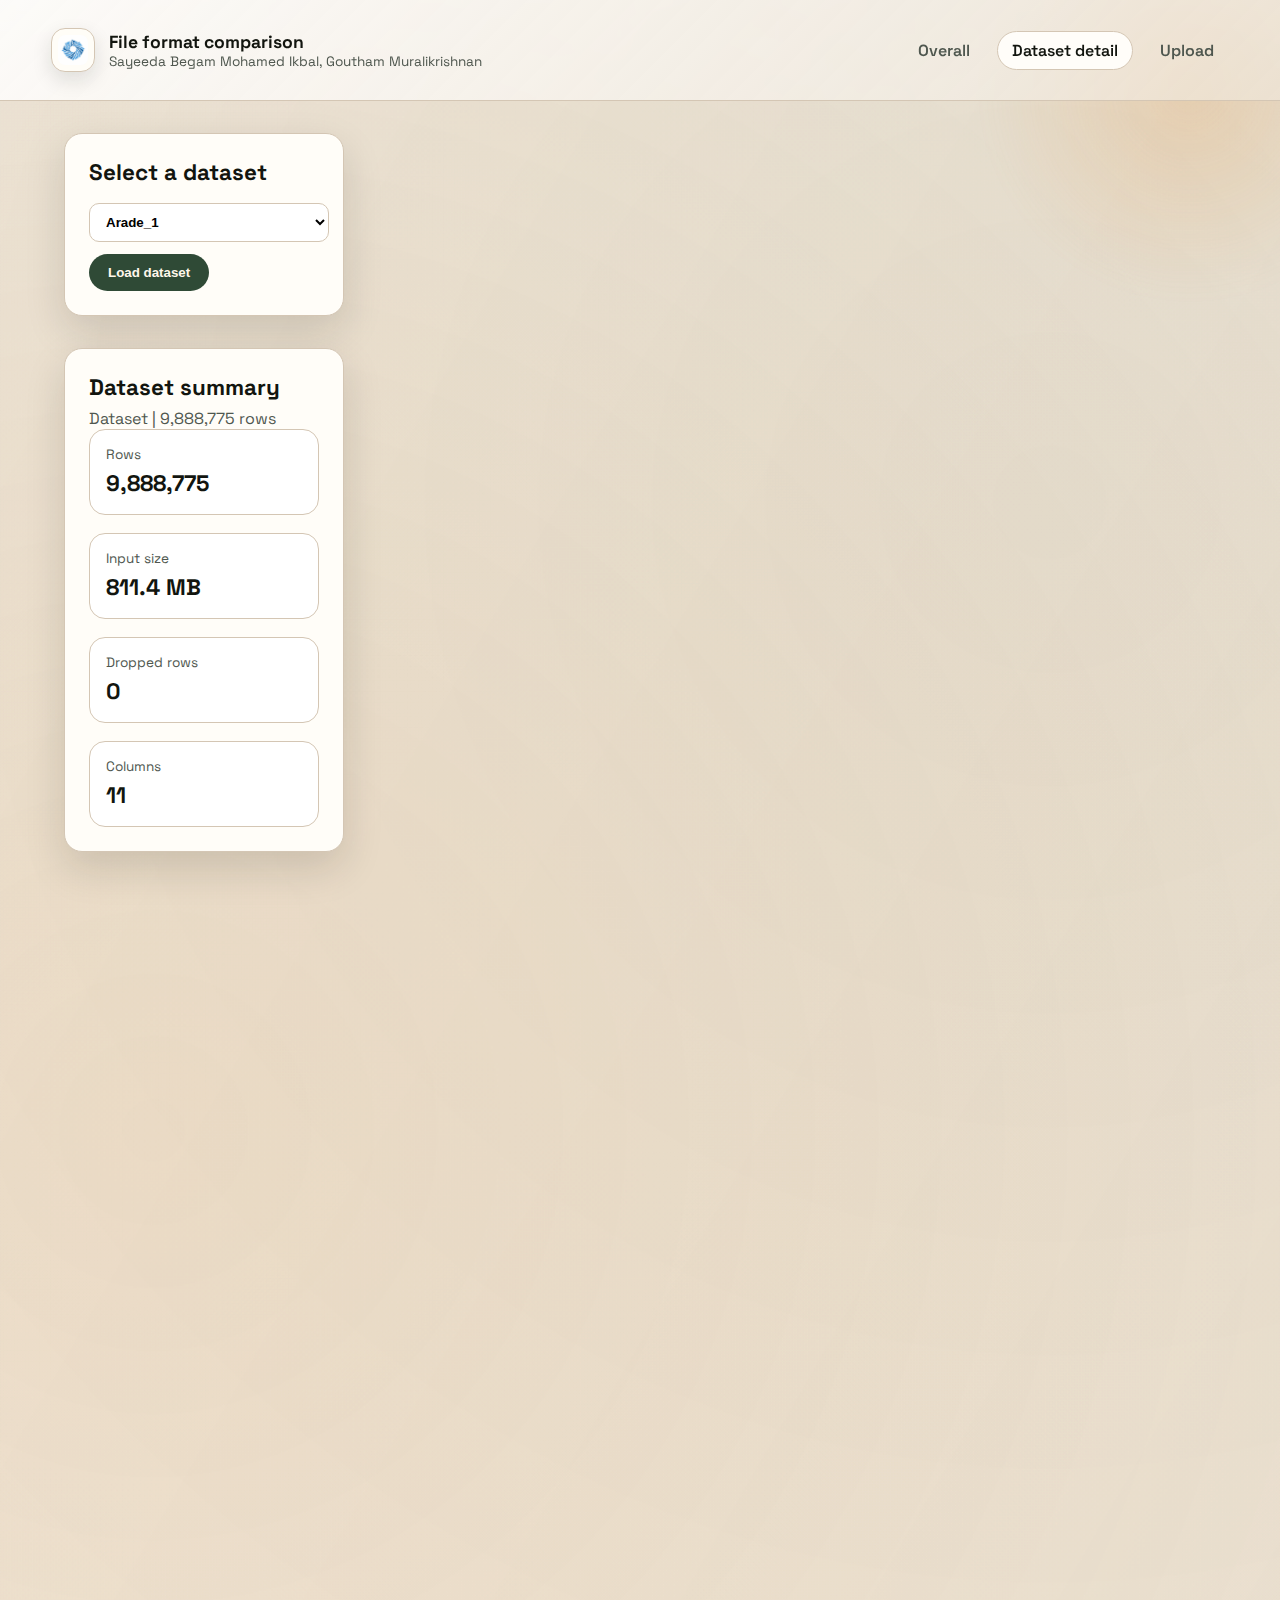
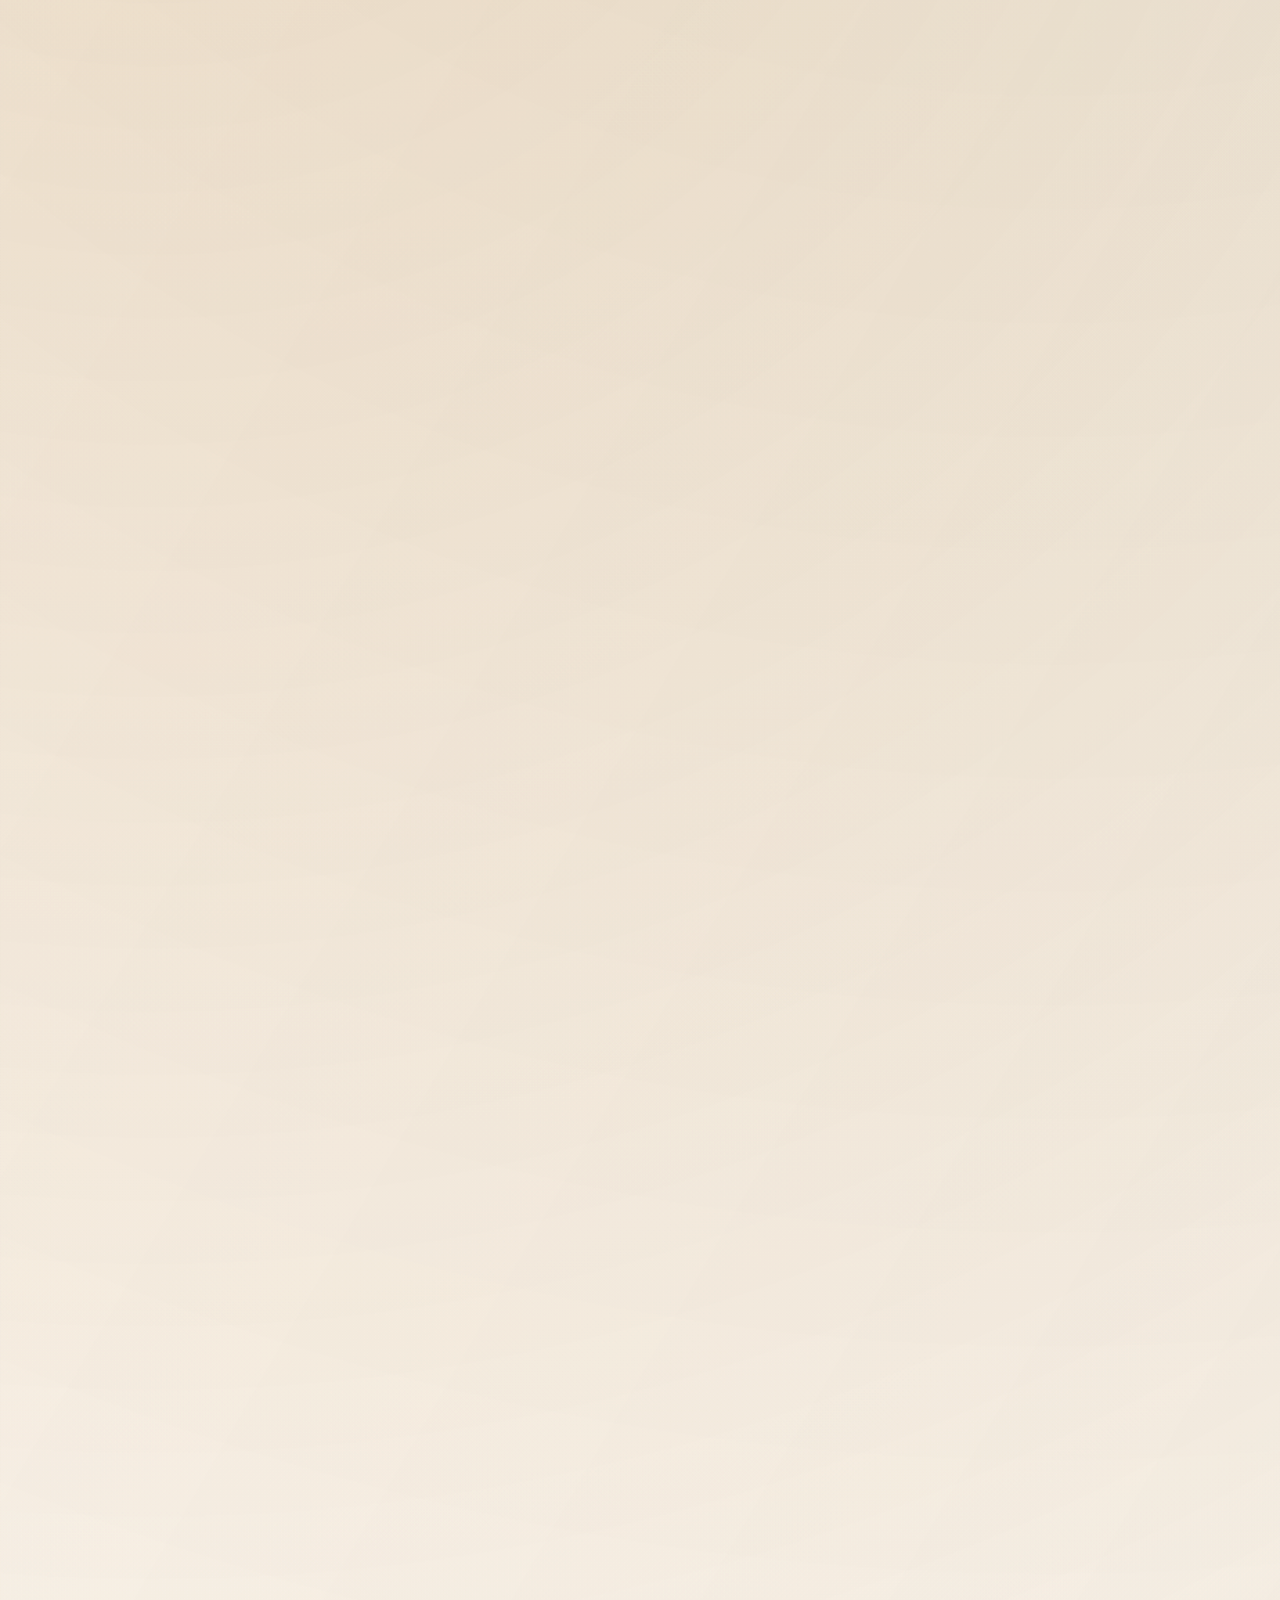
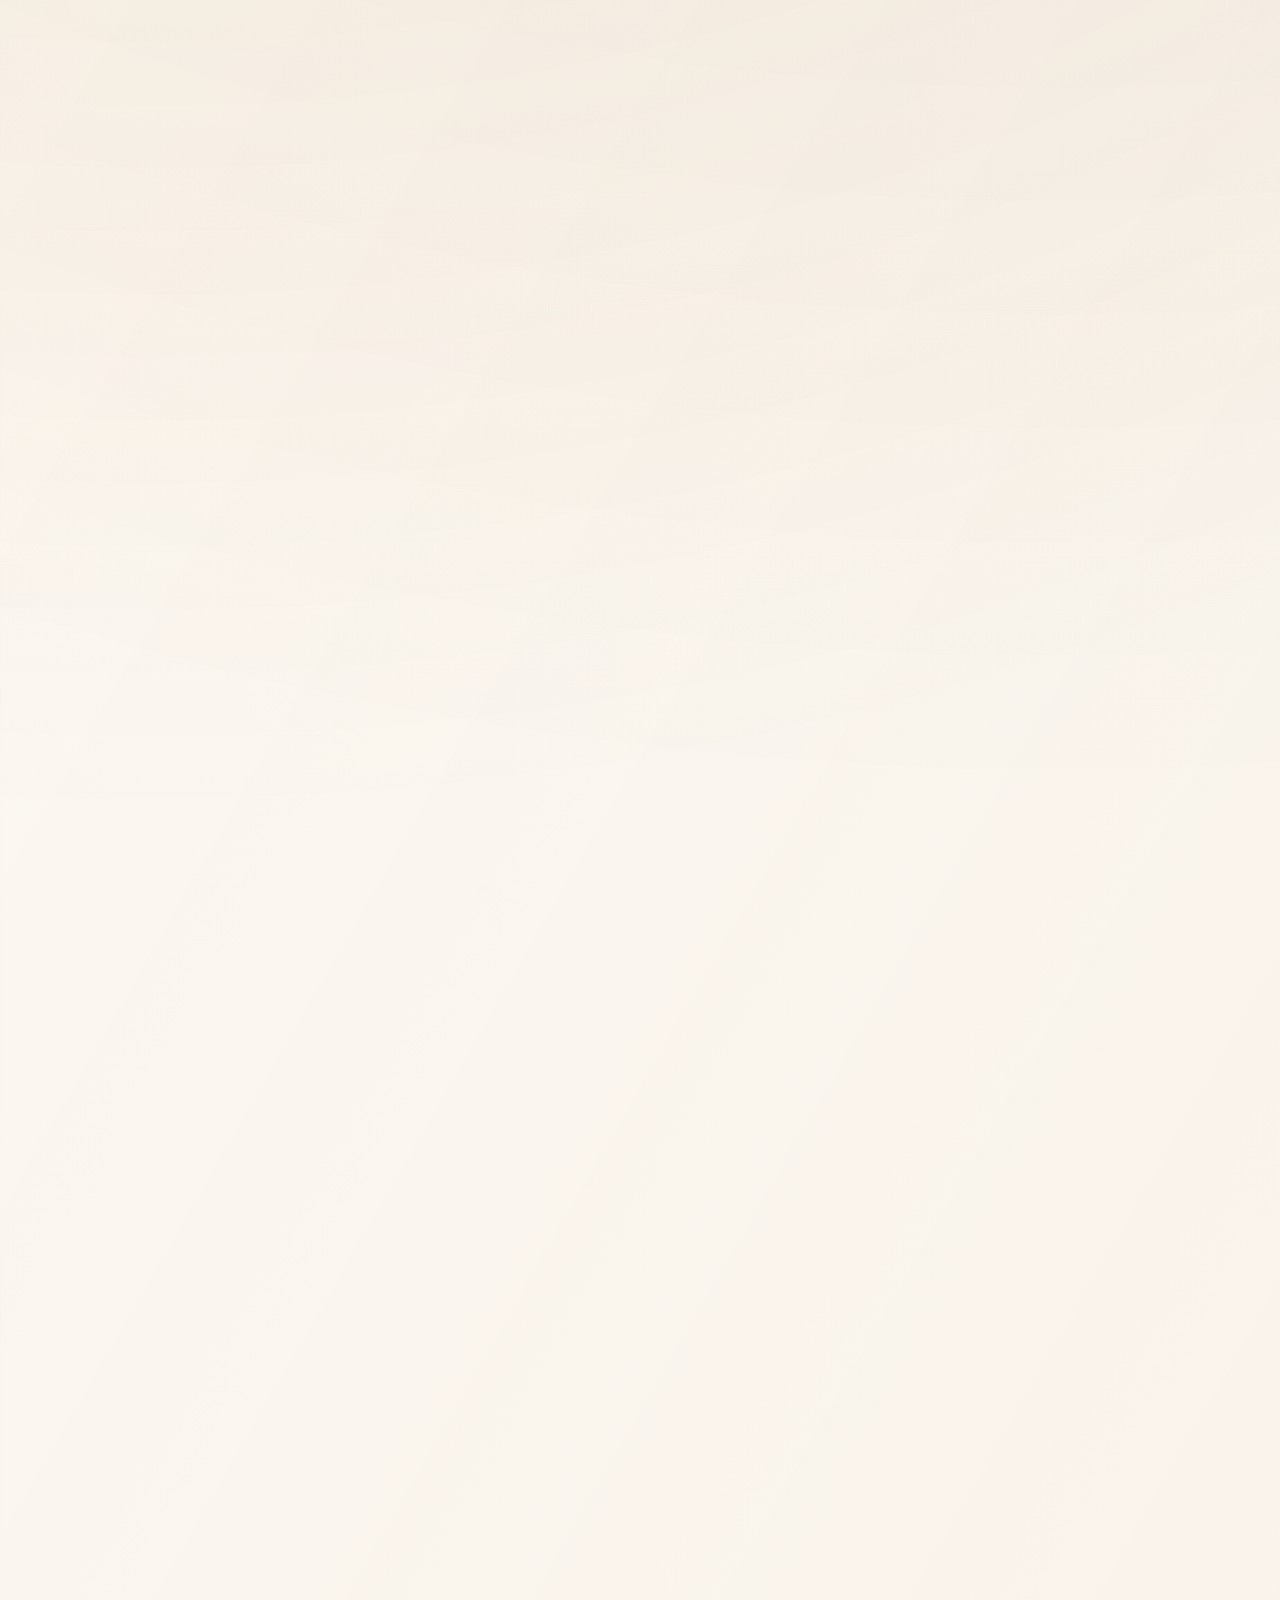
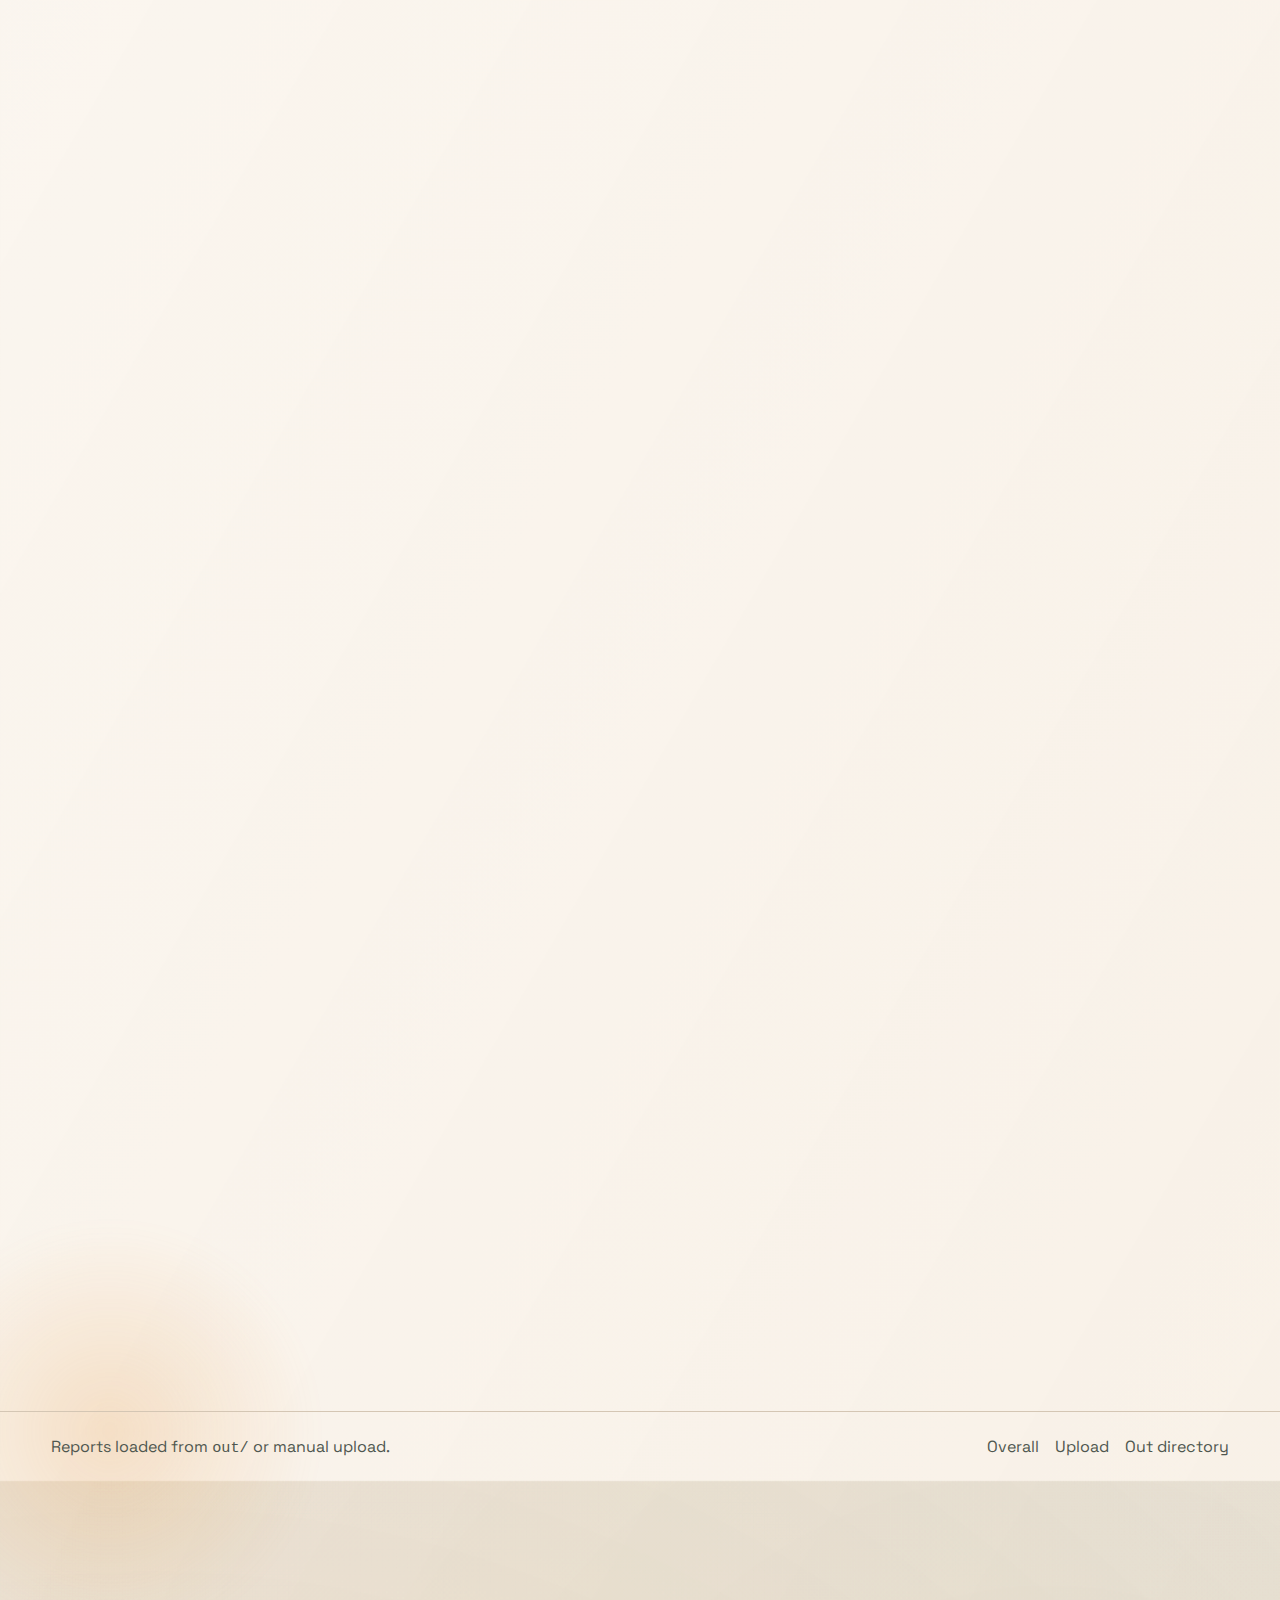
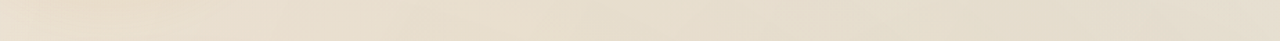
<file: website/dataset.html>
<!doctype html>
<html lang="en">
  <head>
    <meta charset="utf-8" />
    <meta name="viewport" content="width=device-width, initial-scale=1" />
    <title>Parquet vs Vortex - Dataset Detail</title>
    <link rel="stylesheet" href="./styles.css" />
  </head>
  <body>
    <header class="site-header">
      <div class="brand">
        <img src="./logo.png" alt="File format comparison logo" class="brand-logo" />
        <div>
          <div class="brand-title">File format comparison</div>
          <div class="brand-subtitle">Sayeeda Begam Mohamed Ikbal, Goutham Muralikrishnan</div>
        </div>
      </div>
      <nav class="nav">
        <a class="nav-link" href="./index.html">Overall</a>
        <a class="nav-link is-active" href="./dataset.html">Dataset detail</a>
        <a class="nav-link" href="./upload.html">Upload</a>
      </nav>
    </header>

    <main class="page dataset-layout">
      <div class="dataset-main">
        <section class="panel">
          <div class="panel-header">
            <h2>Select a dataset</h2>
          </div>
          <div class="selector-row">
            <select id="dataset-select" class="select"></select>
            <button id="load-dataset" class="button primary">Load dataset</button>
          </div>
        </section>

        <section class="panel" id="dataset-summary">
          <div class="panel-header">
            <h2>Dataset summary</h2>
            <p id="dataset-caption">Load a dataset to see the details.</p>
          </div>
          <div class="stats-grid">
            <div class="stat-card">
              <div class="stat-label">Rows</div>
              <div class="stat-value" id="ds-rows">--</div>
            </div>
            <div class="stat-card">
              <div class="stat-label">Input size</div>
              <div class="stat-value" id="ds-size">--</div>
            </div>
            <div class="stat-card">
              <div class="stat-label">Dropped rows</div>
              <div class="stat-value" id="ds-drop">--</div>
            </div>
            <div class="stat-card">
              <div class="stat-label">Columns</div>
              <div class="stat-value" id="ds-cols">--</div>
            </div>
          </div>
        </section>

        <section class="panel">
          <div class="panel-header">
            <h2>Interactive chart</h2>
            <p>Swap metrics and hover a bar for exact values.</p>
          </div>
          <div class="selector-row">
            <select id="interactive-view" class="select">
              <option value="metric">Format metrics</option>
              <option value="selectivity">Best selectivity column</option>
              <option value="like">LIKE predicates</option>
            </select>
            <select id="dataset-metric" class="select">
              <option value="compression_ratio">Compression ratio</option>
              <option value="output_size">Compressed size</option>
              <option value="write_time">Compression time</option>
              <option value="full_scan">Full scan median</option>
              <option value="selective">Selective predicate median</option>
              <option value="random_access">Random access median</option>
            </select>
          </div>
          <div class="chart-card" id="metric-chart-block">
            <div class="chart-title" id="dataset-chart-title">Compression ratio</div>
            <div id="dataset-chart" class="chart"></div>
            <div class="chart-note">Dot size encodes output size. Time values are shown in ms or s.</div>
          </div>
          <div class="detail-row" id="selectivity-block">
            <div class="detail-card">
              <h3>Best selectivity column</h3>
              <div class="selector-row">
                <select id="selectivity-select" class="select"></select>
              </div>
              <div class="chart-card">
                <div class="chart-title" id="selectivity-title">Best selectivity median (ms)</div>
                <div id="selectivity-note" class="selectivity-note"></div>
                <div id="selectivity-chart" class="chart"></div>
              </div>
            </div>
          </div>
          <div class="detail-row" id="like-block">
            <div class="detail-card">
              <h3>LIKE predicates</h3>
              <div class="selector-row">
                <select id="like-select" class="select"></select>
                <select id="like-column-select" class="select"></select>
                <select id="like-scale" class="select">
                  <option value="capped">Capped scale</option>
                  <option value="log">Log scale</option>
                </select>
              </div>
              <div class="chart-card">
                <div class="chart-title">Pattern type latency</div>
                <div id="like-chart" class="chart"></div>
              </div>
              <div id="like-summary" class="like-summary"></div>
              <div id="like-table" class="like-table"></div>
            </div>
          </div>
        </section>

        <section class="panel">
          <div class="panel-header">
            <h2>3D format view</h2>
            <p>3D line plot across formats for the selected metric.</p>
          </div>
          <div class="chart-card">
            <div class="chart-title">Formats × metric × output size</div>
            <div id="dataset-3d-chart" class="chart"></div>
          </div>
        </section>

        <section class="panel">
          <div class="panel-header">
            <h2>Format performance</h2>
            <p>Compression, compression time, and query medians by format.</p>
            <div class="panel-note">* indicates median. P95 shown when available.</div>
          </div>
          <div id="format-detail-grid" class="format-grid"></div>
        </section>

        <section class="panel" id="diagnostics-panel">
          <div class="panel-header">
            <h2>Diagnostics</h2>
            <p>Cold vs warm timings, baseline comparison, and parquet row-group count.</p>
          </div>
          <div class="detail-row">
            <div class="detail-card">
              <h3>Cold vs warm (full scan)</h3>
              <div class="chart-card">
                <div id="diagnostics-cold-chart" class="chart"></div>
              </div>
            </div>
            <div class="detail-card">
              <h3>Median (full scan) by format</h3>
              <div class="chart-card">
                <div id="diagnostics-baseline-chart" class="chart"></div>
              </div>
            </div>
          </div>
          <div class="table-wrap">
            <table class="preview-table">
              <thead id="diagnostics-head"></thead>
              <tbody id="diagnostics-body"></tbody>
            </table>
          </div>
        </section>

        <section class="panel">
          <div class="panel-header">
            <h2>Dataset details</h2>
            <p>Column mix, NDV ratios, recommendations, encodings, and predicates.</p>
          </div>
          <div class="details-grid">
            <div class="detail-card">
              <h3>Column types</h3>
              <div id="col-type-bars" class="stacked-bar"></div>
              <div id="col-type-legend" class="legend"></div>
            </div>
            <div class="detail-card">
              <h3>NDV ratio by type</h3>
              <div id="ndv-bars" class="mini-bars"></div>
            </div>
            <div class="detail-card">
              <h3>Recommendations</h3>
              <div id="recommendations" class="rec-grid"></div>
            </div>
            <div class="detail-card">
              <h3>Encodings</h3>
              <div class="selector-row">
                <select id="encoding-select" class="select"></select>
              </div>
              <div id="encoding-list" class="encoding-list"></div>
            </div>
          </div>
        </section>

      </div>
    </main>

    <footer class="footer">
      <div>Reports loaded from <code>out/</code> or manual upload.</div>
      <div class="footer-links">
        <a href="./index.html">Overall</a>
        <a href="./upload.html">Upload</a>
        <a href="../out/">Out directory</a>
      </div>
    </footer>

    <script src="https://cdn.plot.ly/plotly-2.30.0.min.js"></script>
    <script src="./dataset.js"></script>
  </body>
</html>
</file>
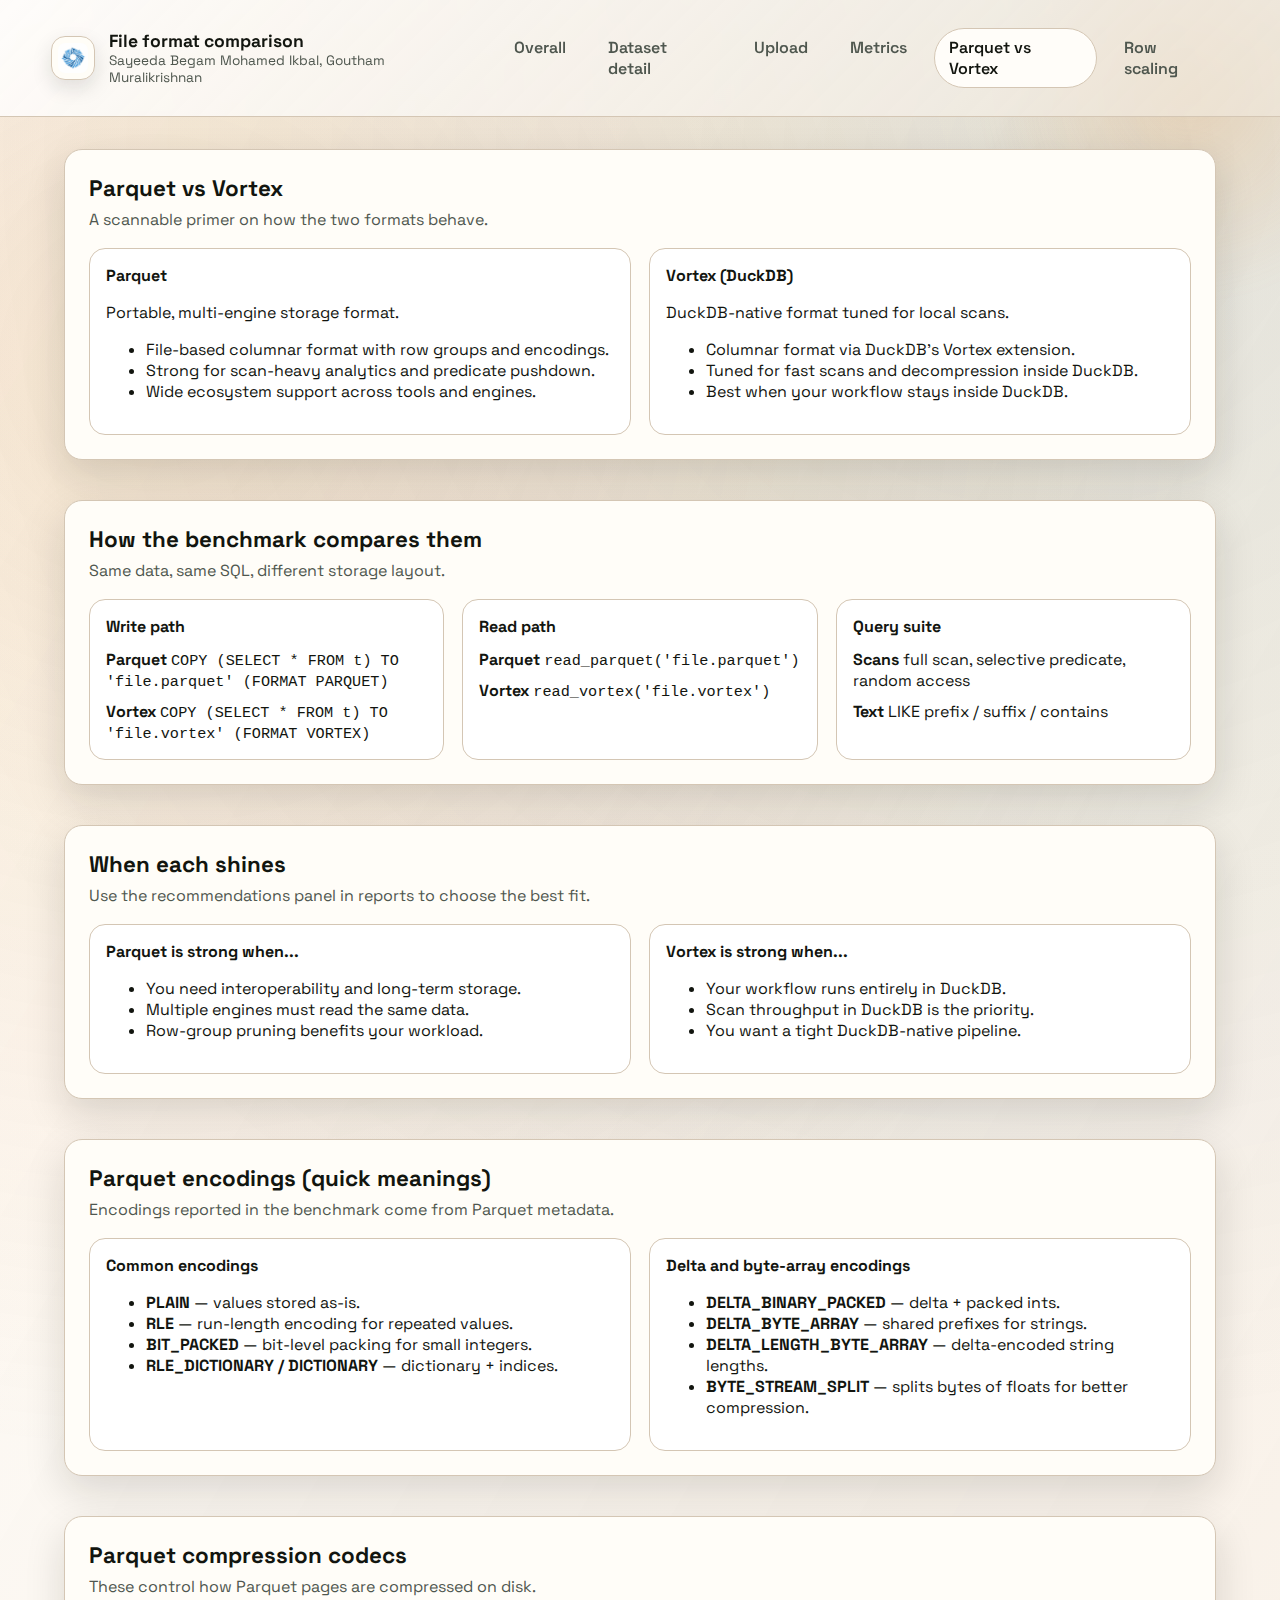
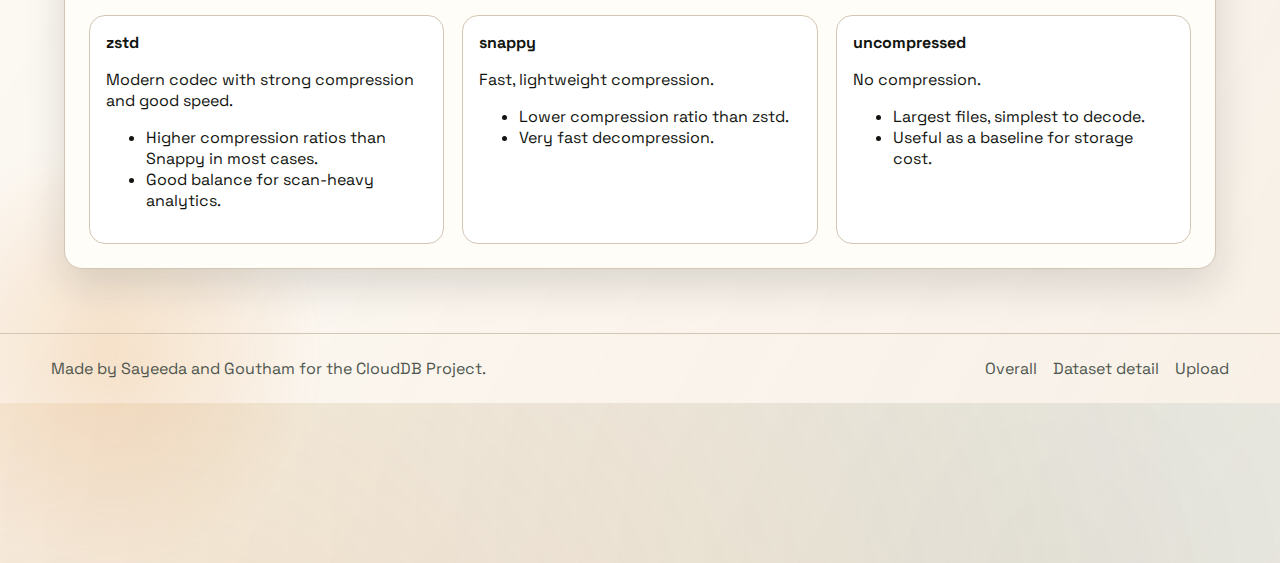
<file: website/formats.html>
<!doctype html>
<html lang="en">
  <head>
    <meta charset="utf-8" />
    <meta name="viewport" content="width=device-width, initial-scale=1" />
    <title>Parquet vs Vortex - Format Primer</title>
    <link rel="stylesheet" href="./styles.css" />
  </head>
  <body>
    <header class="site-header">
      <div class="brand">
        <img src="./logo.png" alt="File format comparison logo" class="brand-logo" />
        <div>
          <div class="brand-title">File format comparison</div>
          <div class="brand-subtitle">Sayeeda Begam Mohamed Ikbal, Goutham Muralikrishnan</div>
        </div>
      </div>
      <nav class="nav">
        <a class="nav-link" href="./index.html">Overall</a>
        <a class="nav-link" href="./dataset.html">Dataset detail</a>
        <a class="nav-link" href="./upload.html">Upload</a>
        <a class="nav-link" href="./metrics.html">Metrics</a>
        <a class="nav-link is-active" href="./formats.html">Parquet vs Vortex</a>
        <a class="nav-link" href="./row-scaling.html">Row scaling</a>
      </nav>
    </header>

    <main class="page">
      <section class="panel">
        <div class="panel-header">
          <h2>Parquet vs Vortex</h2>
          <p>A scannable primer on how the two formats behave.</p>
        </div>
        <div class="detail-row">
          <div class="detail-card">
            <h3>Parquet</h3>
            <p class="panel-note">Portable, multi-engine storage format.</p>
            <ul class="clean-list">
              <li>File-based columnar format with row groups and encodings.</li>
              <li>Strong for scan-heavy analytics and predicate pushdown.</li>
              <li>Wide ecosystem support across tools and engines.</li>
            </ul>
          </div>
          <div class="detail-card">
            <h3>Vortex (DuckDB)</h3>
            <p class="panel-note">DuckDB-native format tuned for local scans.</p>
            <ul class="clean-list">
              <li>Columnar format via DuckDB's Vortex extension.</li>
              <li>Tuned for fast scans and decompression inside DuckDB.</li>
              <li>Best when your workflow stays inside DuckDB.</li>
            </ul>
          </div>
        </div>
      </section>

      <section class="panel">
        <div class="panel-header">
          <h2>How the benchmark compares them</h2>
          <p>Same data, same SQL, different storage layout.</p>
        </div>
        <div class="detail-row">
          <div class="detail-card">
            <h3>Write path</h3>
            <div class="stack">
              <div><strong>Parquet</strong> <code>COPY (SELECT * FROM t) TO 'file.parquet' (FORMAT PARQUET)</code></div>
              <div><strong>Vortex</strong> <code>COPY (SELECT * FROM t) TO 'file.vortex' (FORMAT VORTEX)</code></div>
            </div>
          </div>
          <div class="detail-card">
            <h3>Read path</h3>
            <div class="stack">
              <div><strong>Parquet</strong> <code>read_parquet('file.parquet')</code></div>
              <div><strong>Vortex</strong> <code>read_vortex('file.vortex')</code></div>
            </div>
          </div>
          <div class="detail-card">
            <h3>Query suite</h3>
            <div class="stack">
              <div><strong>Scans</strong> full scan, selective predicate, random access</div>
              <div><strong>Text</strong> LIKE prefix / suffix / contains</div>
            </div>
          </div>
        </div>
      </section>

      <section class="panel">
        <div class="panel-header">
          <h2>When each shines</h2>
          <p>Use the recommendations panel in reports to choose the best fit.</p>
        </div>
        <div class="detail-row">
          <div class="detail-card">
            <h3>Parquet is strong when...</h3>
            <ul class="clean-list">
              <li>You need interoperability and long-term storage.</li>
              <li>Multiple engines must read the same data.</li>
              <li>Row-group pruning benefits your workload.</li>
            </ul>
          </div>
          <div class="detail-card">
            <h3>Vortex is strong when...</h3>
            <ul class="clean-list">
              <li>Your workflow runs entirely in DuckDB.</li>
              <li>Scan throughput in DuckDB is the priority.</li>
              <li>You want a tight DuckDB-native pipeline.</li>
            </ul>
          </div>
        </div>
      </section>

      <section class="panel">
        <div class="panel-header">
          <h2>Parquet encodings (quick meanings)</h2>
          <p>Encodings reported in the benchmark come from Parquet metadata.</p>
        </div>
        <div class="detail-row">
          <div class="detail-card">
            <h3>Common encodings</h3>
            <ul class="clean-list">
              <li><strong>PLAIN</strong> — values stored as-is.</li>
              <li><strong>RLE</strong> — run-length encoding for repeated values.</li>
              <li><strong>BIT_PACKED</strong> — bit-level packing for small integers.</li>
              <li><strong>RLE_DICTIONARY / DICTIONARY</strong> — dictionary + indices.</li>
            </ul>
          </div>
          <div class="detail-card">
            <h3>Delta and byte-array encodings</h3>
            <ul class="clean-list">
              <li><strong>DELTA_BINARY_PACKED</strong> — delta + packed ints.</li>
              <li><strong>DELTA_BYTE_ARRAY</strong> — shared prefixes for strings.</li>
              <li><strong>DELTA_LENGTH_BYTE_ARRAY</strong> — delta-encoded string lengths.</li>
              <li><strong>BYTE_STREAM_SPLIT</strong> — splits bytes of floats for better compression.</li>
            </ul>
          </div>
        </div>
      </section>

      <section class="panel">
        <div class="panel-header">
          <h2>Parquet compression codecs</h2>
          <p>These control how Parquet pages are compressed on disk.</p>
        </div>
        <div class="detail-row">
          <div class="detail-card">
            <h3>zstd</h3>
            <p class="panel-note">Modern codec with strong compression and good speed.</p>
            <ul class="clean-list">
              <li>Higher compression ratios than Snappy in most cases.</li>
              <li>Good balance for scan-heavy analytics.</li>
            </ul>
          </div>
          <div class="detail-card">
            <h3>snappy</h3>
            <p class="panel-note">Fast, lightweight compression.</p>
            <ul class="clean-list">
              <li>Lower compression ratio than zstd.</li>
              <li>Very fast decompression.</li>
            </ul>
          </div>
          <div class="detail-card">
            <h3>uncompressed</h3>
            <p class="panel-note">No compression.</p>
            <ul class="clean-list">
              <li>Largest files, simplest to decode.</li>
              <li>Useful as a baseline for storage cost.</li>
            </ul>
          </div>
        </div>
      </section>
    </main>
    <footer class="footer">
      <div>Made by Sayeeda and Goutham for the CloudDB Project.</div>
      <div class="footer-links">
        <a href="./index.html">Overall</a>
        <a href="./dataset.html">Dataset detail</a>
        <a href="./upload.html">Upload</a>
      </div>
    </footer>
  </body>
</html>
</file>
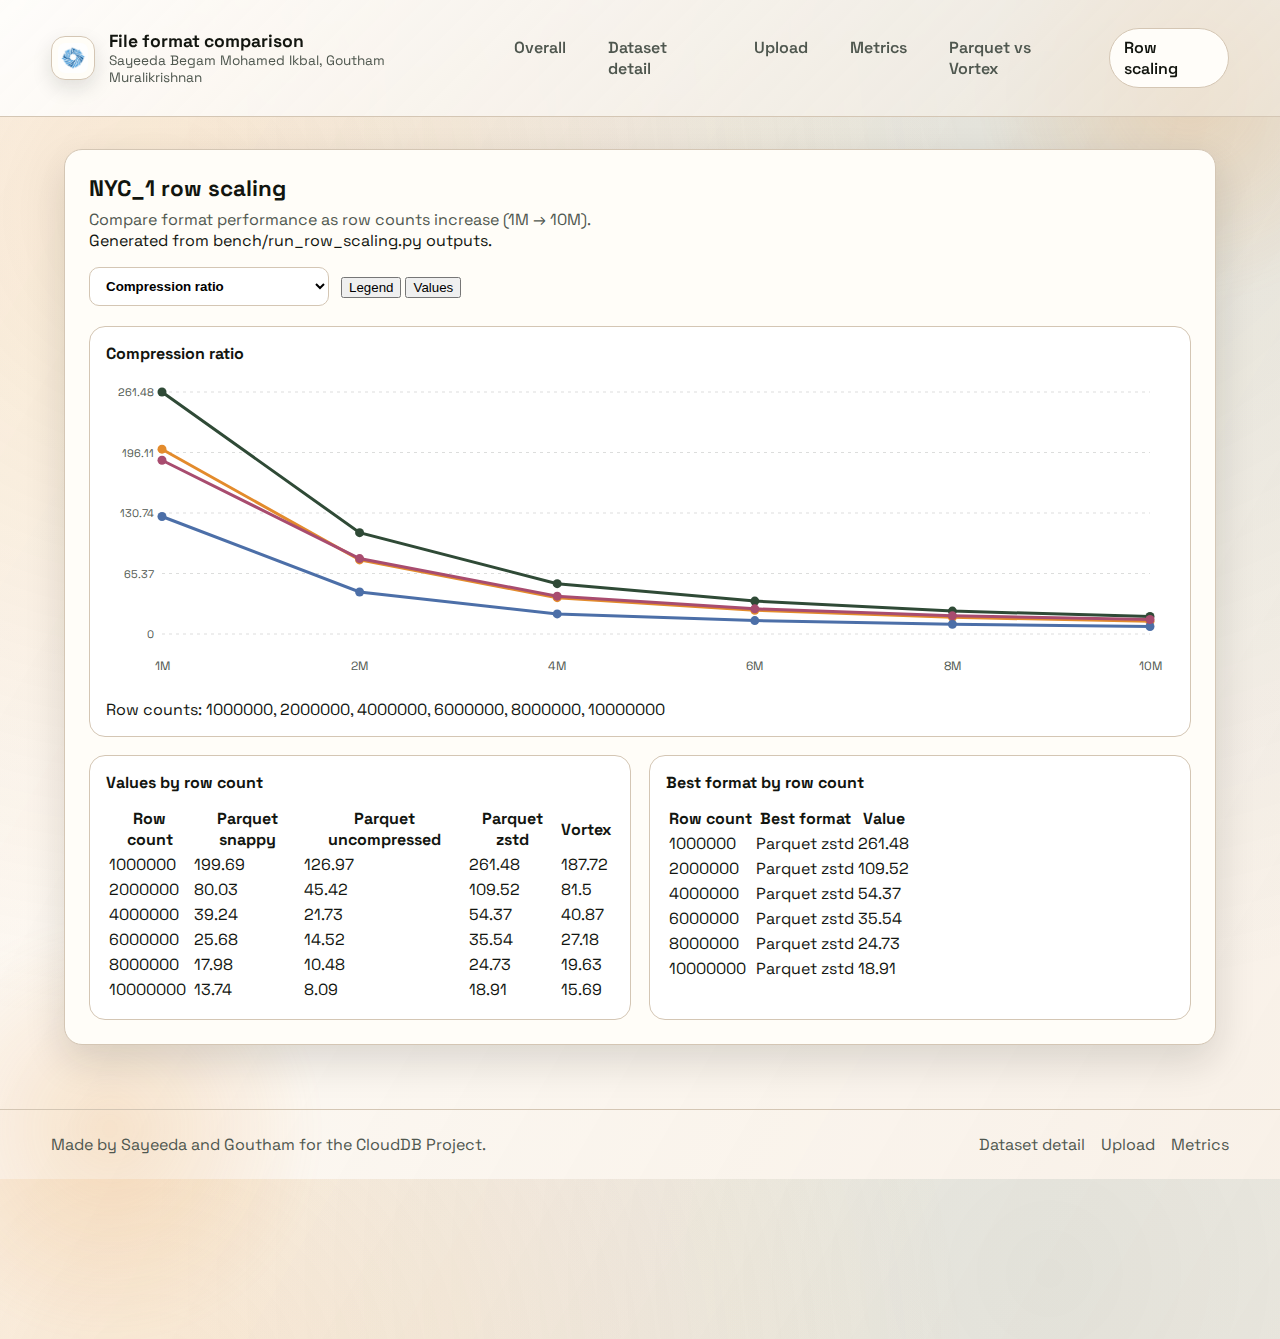
<file: website/row-scaling.html>
<!doctype html>
<html lang="en">
  <head>
    <meta charset="utf-8" />
    <meta name="viewport" content="width=device-width, initial-scale=1" />
    <title>Parquet vs Vortex - NYC Row Scaling</title>
    <link rel="stylesheet" href="./styles.css" />
  </head>
  <body>
    <header class="site-header">
      <div class="brand">
        <img src="./logo.png" alt="File format comparison logo" class="brand-logo" />
        <div>
          <div class="brand-title">File format comparison</div>
          <div class="brand-subtitle">Sayeeda Begam Mohamed Ikbal, Goutham Muralikrishnan</div>
        </div>
      </div>
      <nav class="nav">
        <a class="nav-link" href="./index.html">Overall</a>
        <a class="nav-link" href="./dataset.html">Dataset detail</a>
        <a class="nav-link" href="./upload.html">Upload</a>
        <a class="nav-link" href="./metrics.html">Metrics</a>
        <a class="nav-link" href="./formats.html">Parquet vs Vortex</a>
        <a class="nav-link is-active" href="./row-scaling.html">Row scaling</a>
      </nav>
    </header>

    <main class="page">
      <section class="panel">
        <div class="panel-header">
          <h2>NYC_1 row scaling</h2>
          <p>Compare format performance as row counts increase (1M → 10M).</p>
          <div class="panel-note">Generated from bench/run_row_scaling.py outputs.</div>
        </div>
        <div class="selector-row">
          <select id="scaling-metric" class="select"></select>
          <div class="toggle-group" role="group" aria-label="Chart toggles">
            <button type="button" class="toggle-btn js-toggle-legend">Legend</button>
            <button type="button" class="toggle-btn js-toggle-values">Values</button>
          </div>
        </div>
        <div class="chart-card">
          <div class="chart-title" id="scaling-title">Metric trend</div>
          <div id="scaling-chart" class="chart"></div>
          <div class="chart-note" id="scaling-note"></div>
        </div>
        <div class="detail-row">
          <div class="detail-card">
            <h3>Values by row count</h3>
            <div class="table-wrap">
              <table class="preview-table" id="scaling-values-table">
                <thead id="scaling-values-head"></thead>
                <tbody id="scaling-values-body"></tbody>
              </table>
            </div>
          </div>
          <div class="detail-card">
            <h3>Best format by row count</h3>
            <div class="table-wrap">
              <table class="preview-table" id="scaling-best-table">
                <thead>
                  <tr>
                    <th>Row count</th>
                    <th>Best format</th>
                    <th>Value</th>
                  </tr>
                </thead>
                <tbody id="scaling-best-body"></tbody>
              </table>
            </div>
          </div>
        </div>
      </section>
    </main>

    <footer class="footer">
      <div>Made by Sayeeda and Goutham for the CloudDB Project.</div>
      <div class="footer-links">
        <a href="./dataset.html">Dataset detail</a>
        <a href="./upload.html">Upload</a>
        <a href="./metrics.html">Metrics</a>
      </div>
    </footer>

    <script src="./row-scaling.js"></script>
  </body>
</html>
</file>
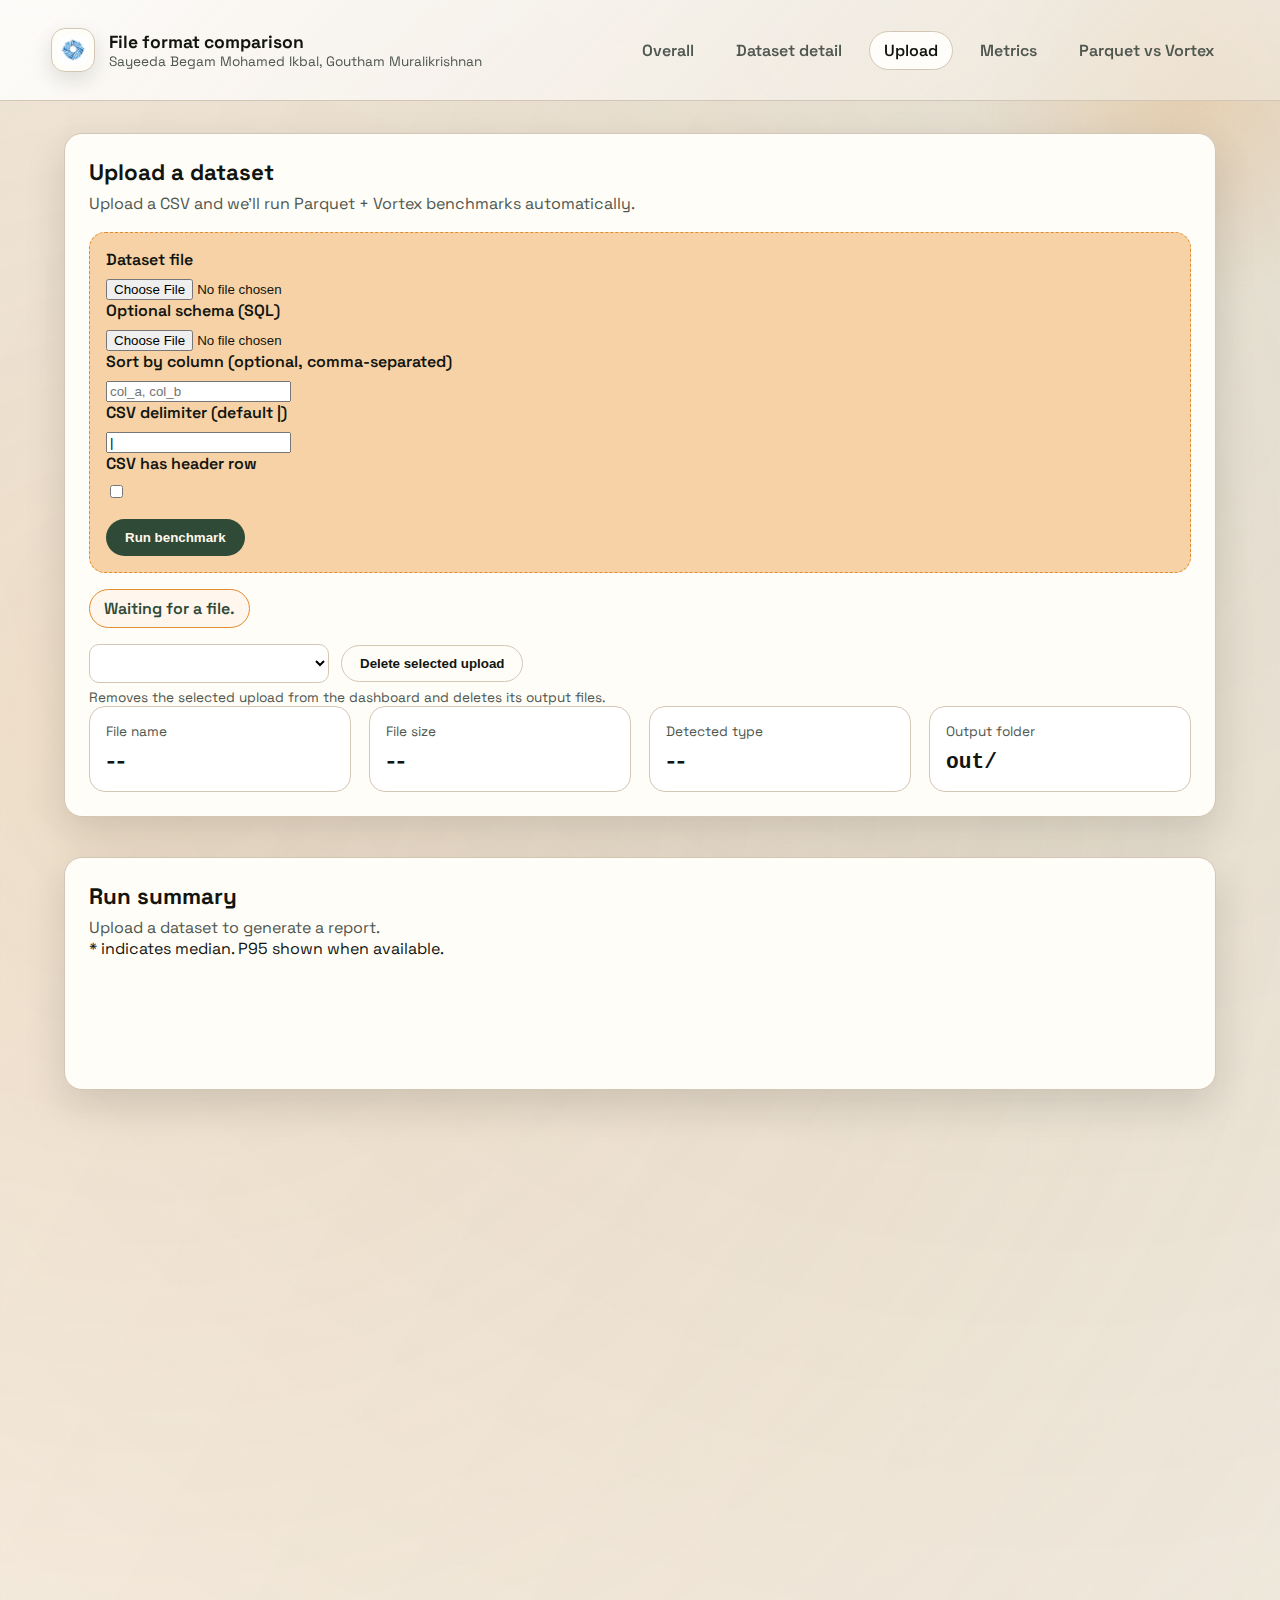
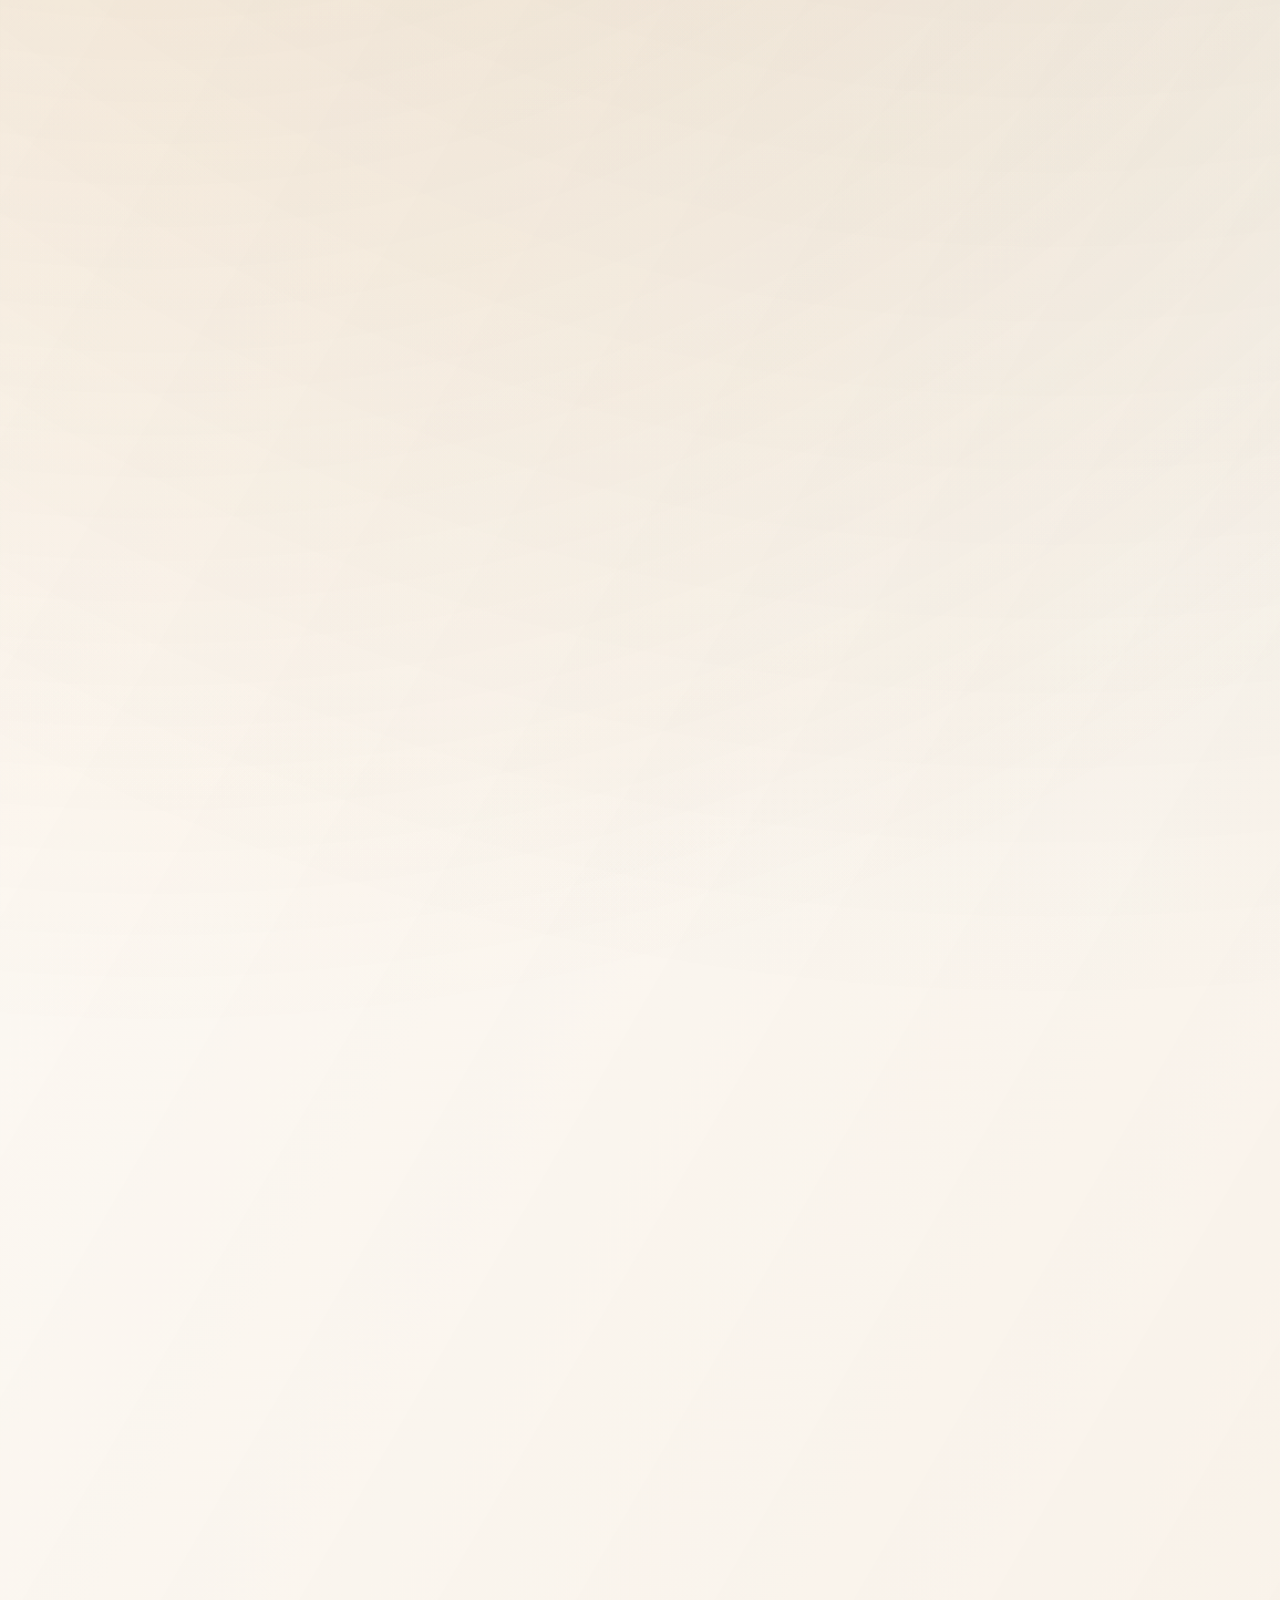
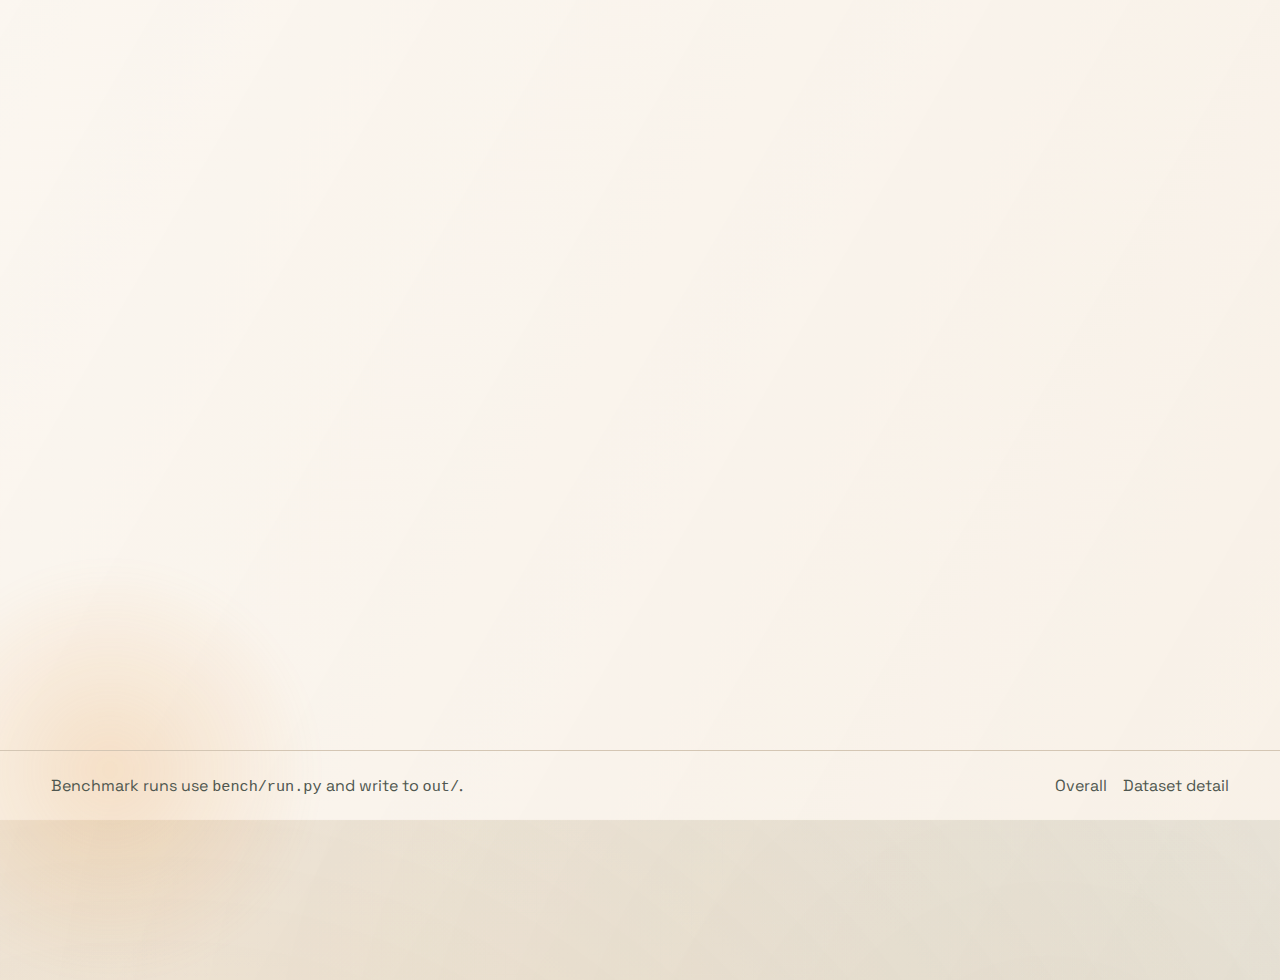
<file: website/upload.html>
<!doctype html>
<html lang="en">
  <head>
    <meta charset="utf-8" />
    <meta name="viewport" content="width=device-width, initial-scale=1" />
    <title>Parquet vs Vortex - Upload Dataset</title>
    <link rel="stylesheet" href="./styles.css" />
  </head>
  <body>
    <header class="site-header">
      <div class="brand">
        <img src="./logo.png" alt="File format comparison logo" class="brand-logo" />
        <div>
          <div class="brand-title">File format comparison</div>
          <div class="brand-subtitle">Sayeeda Begam Mohamed Ikbal, Goutham Muralikrishnan</div>
        </div>
      </div>
      <nav class="nav">
        <a class="nav-link" href="./index.html">Overall</a>
        <a class="nav-link" href="./dataset.html">Dataset detail</a>
        <a class="nav-link is-active" href="./upload.html">Upload</a>
        <a class="nav-link" href="./metrics.html">Metrics</a>
        <a class="nav-link" href="./formats.html">Parquet vs Vortex</a>
      </nav>
    </header>

    <main class="page">
      <section class="panel">
        <div class="panel-header">
          <h2>Upload a dataset</h2>
          <p>Upload a CSV and we'll run Parquet + Vortex benchmarks automatically.</p>
        </div>
        <div class="upload-card">
          <div class="upload-row">
            <label class="upload-label" for="dataset-file">Dataset file</label>
            <input id="dataset-file" type="file" accept=".csv" class="upload-file" />
          </div>
          <div class="upload-row">
            <label class="upload-label" for="schema-file">Optional schema (SQL)</label>
            <input id="schema-file" type="file" accept=".sql" class="upload-file" />
          </div>
          <div class="upload-row">
            <label class="upload-label" for="sort-col">Sort by column (optional, comma-separated)</label>
            <input id="sort-col" type="text" placeholder="col_a, col_b" class="upload-input small" />
          </div>
          <div class="upload-row">
            <label class="upload-label" for="csv-delimiter">CSV delimiter (default |)</label>
            <input id="csv-delimiter" type="text" value="|" maxlength="2" class="upload-input tiny" />
          </div>
          <div class="upload-row">
            <label class="upload-label" for="csv-header">CSV has header row</label>
            <input id="csv-header" type="checkbox" class="upload-checkbox" />
          </div>
          <div class="upload-row full">
            <div class="selector-row">
              <button id="run-benchmark" class="button primary" type="button">Run benchmark</button>
            </div>
          </div>
        </div>
        <div class="selector-row">
          <div id="run-status" class="status-pill">Waiting for a file.</div>
        </div>
        <pre id="run-error" class="error-box" hidden></pre>
        <div class="selector-row">
          <select id="delete-dataset" class="select"></select>
          <button id="delete-button" class="button ghost" type="button">Delete selected upload</button>
        </div>
        <div class="upload-hint">
          Removes the selected upload from the dashboard and deletes its output files.
        </div>

        <div class="stats-grid">
          <div class="stat-card">
            <div class="stat-label">File name</div>
            <div class="stat-value" id="file-name">--</div>
          </div>
          <div class="stat-card">
            <div class="stat-label">File size</div>
            <div class="stat-value" id="file-size">--</div>
          </div>
          <div class="stat-card">
            <div class="stat-label">Detected type</div>
            <div class="stat-value" id="file-type">--</div>
          </div>
          <div class="stat-card">
            <div class="stat-label">Output folder</div>
            <div class="stat-value"><code>out/</code></div>
          </div>
        </div>

      </section>

      <section class="panel" id="run-summary">
        <div class="panel-header">
          <h2>Run summary</h2>
          <p id="run-caption">Upload a dataset to generate a report.</p>
          <div class="panel-note">* indicates median. P95 shown when available.</div>
        </div>
        <div class="stats-grid">
          <div class="stat-card">
            <div class="stat-label">Rows</div>
            <div class="stat-value" id="run-rows">--</div>
          </div>
          <div class="stat-card">
            <div class="stat-label">Input size</div>
            <div class="stat-value" id="run-size">--</div>
          </div>
          <div class="stat-card">
            <div class="stat-label">Dropped rows</div>
            <div class="stat-value" id="run-drop">--</div>
          </div>
          <div class="stat-card">
            <div class="stat-label">Columns</div>
            <div class="stat-value" id="run-cols">--</div>
          </div>
        </div>
        <div id="report-output" class="format-grid"></div>
      </section>

      <section class="panel" id="diagnostics-panel">
        <div class="panel-header">
          <h2>Diagnostics</h2>
          <p>Cold vs warm timings, baseline comparison, and parquet row-group count.</p>
        </div>
        <div class="detail-row">
          <div class="detail-card">
            <h3>Cold vs warm (full scan)</h3>
            <div class="chart-card">
              <div id="diagnostics-cold-chart" class="chart"></div>
            </div>
          </div>
          <div class="detail-card">
            <h3>Median (full scan) by format</h3>
            <div class="chart-card">
              <div id="diagnostics-baseline-chart" class="chart"></div>
            </div>
          </div>
        </div>
        <div class="table-wrap">
          <table class="preview-table">
            <thead id="diagnostics-head"></thead>
            <tbody id="diagnostics-body"></tbody>
          </table>
        </div>
      </section>

      <section class="panel">
        <div class="panel-header">
          <h2>Data preview</h2>
          <p>First 10 rows from the uploaded file.</p>
        </div>
        <div class="table-wrap">
          <table class="preview-table">
            <thead id="preview-head"></thead>
            <tbody id="preview-body"></tbody>
          </table>
        </div>
      </section>

      <section class="panel">
        <div class="panel-header">
          <h2>Custom query timing</h2>
          <p>Run a SQL query against the uploaded dataset and see the timing.</p>
        </div>
        <div class="query-card">
          <label class="upload-label" for="custom-sql">SQL (table is <code>data</code>)</label>
          <textarea id="custom-sql" class="query-input" rows="5">SELECT COUNT(*) FROM data;</textarea>
          <div class="selector-row">
            <label class="inline-label">Runs
              <input id="custom-repeats" type="number" min="1" max="25" value="5" />
            </label>
            <label class="inline-label">Warmup
              <input id="custom-warmup" type="number" min="0" max="5" value="1" />
            </label>
            <button id="custom-run" class="button">Run query</button>
          </div>
          <div id="custom-result" class="query-result">No query run yet.</div>
        </div>
      </section>

      <section class="panel">
        <div class="panel-header">
          <h2>Interactive chart</h2>
          <p>Pick a metric and compare formats.</p>
        </div>
        <div class="selector-row">
          <select id="upload-metric" class="select">
            <option value="compression_ratio">Compression ratio</option>
            <option value="output_size">Compressed size</option>
            <option value="write_time">Compression time</option>
            <option value="compression_speed">Compression speed</option>
            <option value="decompression_time">Decompression time</option>
            <option value="decompression_speed">Decompression speed</option>
            <option value="full_scan">Full scan median</option>
            <option value="selective">Selective predicate median</option>
            <option value="random_access">Random access median</option>
          </select>
          <div class="toggle-group" id="upload-chart-toggle" role="group" aria-label="Chart type">
            <button type="button" class="toggle-btn is-active" data-mode="line">Line</button>
            <button type="button" class="toggle-btn" data-mode="bar">Bar</button>
          </div>
        </div>
        <div class="chart-card">
          <div class="chart-title" id="upload-chart-title">Compression ratio</div>
          <div id="upload-chart" class="chart"></div>
          <div class="chart-note">Dot size encodes output size. Time values are shown in ms or s.</div>
        </div>
      </section>

      <section class="panel">
        <div class="panel-header">
          <h2>Advanced insights</h2>
          <p>Selectivity curves, encodings, and LIKE predicates (when available).</p>
        </div>
        <div class="detail-row">
          <div class="detail-card">
            <h3>Best selectivity column</h3>
            <div class="selector-row">
              <select id="upload-selectivity-select" class="select"></select>
            </div>
            <div class="chart-card">
              <div class="chart-title" id="upload-selectivity-title">Selectivity curves</div>
              <div id="upload-selectivity-chart" class="chart"></div>
            </div>
          </div>
          <div class="detail-card">
            <h3>LIKE predicates</h3>
            <div class="selector-row">
              <select id="upload-like-select" class="select"></select>
              <select id="upload-like-column-select" class="select"></select>
              <select id="upload-like-scale" class="select">
                <option value="capped">Capped scale</option>
                <option value="log">Log scale</option>
              </select>
            </div>
            <div class="chart-card">
              <div class="chart-title">Pattern type latency</div>
              <div id="upload-like-chart" class="chart"></div>
            </div>
            <div id="upload-like-summary" class="like-summary"></div>
          </div>
        </div>
        <div class="detail-row">
          <div class="detail-card">
            <h3>Encodings</h3>
            <div class="selector-row">
              <select id="upload-encoding-select" class="select"></select>
            </div>
            <div id="upload-encoding-list" class="encoding-list"></div>
          </div>
        </div>
      </section>

      <section class="panel">
        <div class="panel-header">
          <h2>Generated plots</h2>
          <p>Select a plot and click to open fullscreen.</p>
        </div>
        <div class="selector-row">
          <select id="plot-select" class="select"></select>
        </div>
        <div class="plot-viewer">
          <img id="plot-preview" alt="Plot preview" />
        </div>
      </section>

      <div id="plot-modal" class="modal" hidden>
        <div class="modal-backdrop"></div>
        <div class="modal-content">
          <button id="plot-exit" class="button ghost">Exit</button>
          <img id="plot-full" alt="Plot fullscreen" />
        </div>
      </div>
    </main>

    <footer class="footer">
      <div>Benchmark runs use <code>bench/run.py</code> and write to <code>out/</code>.</div>
      <div class="footer-links">
        <a href="./index.html">Overall</a>
        <a href="./dataset.html">Dataset detail</a>
      </div>
    </footer>

    <script src="./upload.js"></script>
  </body>
</html>
</file>
<file: website/styles.css>
@import url("https://fonts.googleapis.com/css2?family=Space+Grotesk:wght@400;500;600;700&family=Spectral:wght@400;600&display=swap");

:root {
  color-scheme: light;
  --ink: #12150f;
  --muted: #4f574f;
  --surface: #f8f4ee;
  --surface-strong: #efe7db;
  --accent: #e38b2c;
  --accent-strong: #c45d17;
  --accent-soft: #f6d2a6;
  --forest: #2f4a36;
  --forest-soft: #395f45;
  --line: #d4c6b4;
  --shadow: 0 16px 40px rgba(18, 21, 15, 0.14);
  --radius: 18px;
}

* {
  box-sizing: border-box;
}

body {
  margin: 0;
  font-family: "Space Grotesk", "Segoe UI", sans-serif;
  color: var(--ink);
  background-color: #fbf6ee;
  background-image:
    radial-gradient(circle at 12% 18%, rgba(227, 139, 44, 0.18), transparent 55%),
    radial-gradient(circle at 82% 8%, rgba(47, 74, 54, 0.12), transparent 60%),
    linear-gradient(120deg, rgba(255, 255, 255, 0.6), rgba(247, 239, 229, 0.7));
  min-height: 100vh;
  position: relative;
  overflow-x: hidden;
}

body::before,
body::after {
  content: "";
  position: absolute;
  width: 420px;
  height: 420px;
  border-radius: 50%;
  background: radial-gradient(circle, rgba(227, 139, 44, 0.2), transparent 70%);
  filter: blur(10px);
  z-index: -1;
  animation: drift 18s ease-in-out infinite;
}

body::before {
  top: -120px;
  right: -120px;
}

body::after {
  bottom: -160px;
  left: -100px;
  animation-delay: -6s;
}

@keyframes drift {
  0%,
  100% {
    transform: translateY(0) translateX(0);
  }
  50% {
    transform: translateY(20px) translateX(-30px);
  }
}

a {
  color: inherit;
  text-decoration: none;
}

code {
  font-family: "JetBrains Mono", "Consolas", monospace;
  font-size: 0.95em;
}

.site-header {
  display: flex;
  align-items: center;
  justify-content: space-between;
  padding: 28px clamp(20px, 4vw, 64px);
  gap: 20px;
  border-bottom: 1px solid var(--line);
  background: linear-gradient(135deg, rgba(255, 255, 255, 0.85), rgba(240, 232, 220, 0.65));
  position: sticky;
  top: 0;
  z-index: 10;
  backdrop-filter: blur(6px);
}

.brand {
  display: flex;
  align-items: center;
  gap: 14px;
}

.brand-logo {
  width: 44px;
  height: 44px;
  border-radius: 14px;
  background: #fffdf7;
  border: 1px solid var(--line);
  padding: 6px;
  object-fit: contain;
  box-shadow: 0 8px 20px rgba(18, 21, 15, 0.12);
}

.brand-title {
  font-weight: 700;
  font-size: 1.1rem;
}

.brand-subtitle {
  font-size: 0.85rem;
  color: var(--muted);
}

.nav {
  display: flex;
  gap: 12px;
}

.nav-link {
  padding: 8px 14px;
  border-radius: 999px;
  border: 1px solid transparent;
  font-weight: 600;
  color: var(--muted);
}

.nav-link.is-active,
.nav-link:hover {
  color: var(--ink);
  border-color: var(--line);
  background: #fffdf9;
}

.page {
  padding: 32px clamp(20px, 5vw, 80px) 64px;
  display: flex;
  flex-direction: column;
  gap: 40px;
}

.dataset-layout {
  display: grid;
  grid-template-columns: minmax(220px, 280px) minmax(0, 1fr);
  gap: 24px;
  align-items: start;
}

.sidebar {
  position: sticky;
  top: 110px;
  align-self: start;
  background: #fff;
  border-radius: 18px;
  border: 1px solid var(--line);
  padding: 18px;
  box-shadow: var(--shadow);
  max-height: calc(100vh - 140px);
  overflow: hidden;
  display: flex;
  flex-direction: column;
  gap: 12px;
}

.sidebar-header {
  display: flex;
  flex-direction: column;
  gap: 10px;
}

.sidebar-title {
  font-weight: 700;
  font-size: 1rem;
}

.search {
  padding: 10px 12px;
  border-radius: 12px;
  border: 1px solid var(--line);
  background: #fefaf4;
  font-weight: 600;
}

.sidebar-list {
  overflow-y: auto;
  display: grid;
  gap: 10px;
  padding-right: 4px;
}

.sidebar-item {
  padding: 10px 12px;
  border-radius: 12px;
  border: 1px solid transparent;
  background: var(--surface);
  color: var(--ink);
  font-weight: 600;
  display: flex;
  justify-content: space-between;
  gap: 10px;
}

.sidebar-item span {
  color: var(--muted);
  font-weight: 500;
  font-size: 0.85rem;
}

.sidebar-item.is-active,
.sidebar-item:hover {
  border-color: var(--accent);
  background: #fff7ee;
}

.dataset-main {
  display: flex;
  flex-direction: column;
  gap: 32px;
}

.details-grid {
  display: grid;
  grid-template-columns: repeat(auto-fit, minmax(260px, 1fr));
  gap: 18px;
  margin-top: 20px;
}

.detail-row {
  display: grid;
  grid-template-columns: repeat(auto-fit, minmax(280px, 1fr));
  gap: 18px;
  margin-top: 18px;
}

.detail-card {
  background: #fff;
  border: 1px solid var(--line);
  border-radius: 16px;
  padding: 16px;
}

.detail-card h3 {
  margin: 0 0 12px;
  font-size: 1rem;
}

.stacked-bar {
  display: flex;
  height: 12px;
  border-radius: 999px;
  overflow: hidden;
  background: #efe7db;
  border: 1px solid var(--line);
}

.stacked-segment {
  height: 100%;
}

.legend {
  display: flex;
  flex-wrap: wrap;
  gap: 8px 12px;
  margin-top: 10px;
  font-size: 0.8rem;
  color: var(--muted);
}

.legend-item {
  display: inline-flex;
  align-items: center;
  gap: 6px;
}

.legend-dot {
  width: 10px;
  height: 10px;
  border-radius: 50%;
  display: inline-block;
}

.mini-bars {
  display: grid;
  gap: 10px;
}

.mini-bar-row {
  display: grid;
  grid-template-columns: 80px 1fr 60px;
  gap: 10px;
  align-items: center;
  font-size: 0.85rem;
}

.mini-bar-track {
  height: 8px;
  background: #efe7db;
  border-radius: 999px;
  overflow: hidden;
}

.mini-bar-fill {
  height: 100%;
  background: var(--forest);
}

.rec-grid {
  display: grid;
  gap: 10px;
}

.rec-card {
  padding: 10px 12px;
  border-radius: 12px;
  border: 1px solid var(--line);
  background: #fff7ee;
  display: flex;
  justify-content: space-between;
  font-size: 0.85rem;
}

.rec-card.is-selected {
  background: #1f7a3a;
  color: #f2fff6;
  border-color: #1f7a3a;
}

.rec-label {
  font-weight: 600;
}

.rec-value {
  font-weight: 700;
}

.encoding-list {
  display: grid;
  gap: 12px;
  font-size: 0.85rem;
}

.encoding-group {
  border-radius: 12px;
  border: 1px dashed var(--line);
  padding: 10px 12px;
  background: #fffaf3;
}

.encoding-title {
  font-weight: 700;
  margin-bottom: 6px;
}

.encoding-body {
  color: var(--muted);
  line-height: 1.5;
}

.encoding-more {
  margin-top: 6px;
  font-weight: 600;
  color: var(--forest);
  background: none;
  border: none;
  padding: 0;
  cursor: pointer;
}

.selectivity-note {
  font-size: 0.8rem;
  color: var(--muted);
  margin-bottom: 10px;
}

.like-summary {
  display: grid;
  gap: 12px;
}

.like-card {
  border-radius: 12px;
  border: 1px solid var(--line);
  padding: 10px 12px;
  background: #fff;
}

.like-title {
  font-weight: 700;
  margin-bottom: 6px;
}

.like-row {
  display: flex;
  justify-content: space-between;
  font-size: 0.85rem;
  color: var(--muted);
  padding: 4px 0;
}

.like-note {
  font-size: 0.85rem;
  color: var(--muted);
}

.like-table {
  display: grid;
  gap: 12px;
  margin-top: 12px;
}

.like-table-section {
  border-radius: 12px;
  border: 1px dashed var(--line);
  padding: 10px 12px;
  background: #fffaf3;
}

.like-table-row {
  display: flex;
  justify-content: space-between;
  gap: 10px;
  font-size: 0.8rem;
  color: var(--muted);
  padding: 4px 0;
}

.hero {
  display: grid;
  grid-template-columns: minmax(0, 1.4fr) minmax(0, 1fr);
  gap: 32px;
  align-items: center;
  padding: 28px;
  border-radius: var(--radius);
  background: linear-gradient(135deg, rgba(47, 74, 54, 0.08), rgba(227, 139, 44, 0.14));
  box-shadow: var(--shadow);
}

.hero h1 {
  font-family: "Spectral", serif;
  font-size: clamp(2rem, 3vw, 3rem);
  margin: 8px 0 16px;
}

.eyebrow {
  text-transform: uppercase;
  letter-spacing: 0.2em;
  font-size: 0.7rem;
  color: var(--forest-soft);
  margin: 0;
}

.lede {
  color: var(--muted);
  line-height: 1.6;
}

.hero-actions {
  display: flex;
  gap: 12px;
  margin-top: 18px;
  flex-wrap: wrap;
}

.button {
  padding: 10px 18px;
  border-radius: 999px;
  border: 1px solid var(--line);
  font-weight: 600;
  background: #fff;
  color: var(--ink);
  cursor: pointer;
  transition: transform 0.2s ease, box-shadow 0.2s ease;
}

.button:hover {
  transform: translateY(-2px);
  box-shadow: 0 10px 20px rgba(18, 21, 15, 0.12);
}

.button.primary {
  background: var(--forest);
  color: #fff7eb;
  border-color: transparent;
}

.button.ghost {
  background: transparent;
}

.hero-card {
  background: #fffdf7;
  border-radius: var(--radius);
  padding: 22px;
  border: 1px solid var(--line);
  animation: float 6s ease-in-out infinite;
}

@keyframes float {
  0%,
  100% {
    transform: translateY(0);
  }
  50% {
    transform: translateY(-10px);
  }
}

.hero-card-title {
  font-weight: 700;
  margin-bottom: 12px;
}

.stack {
  display: grid;
  gap: 10px;
}

.leader-item {
  display: flex;
  align-items: center;
  justify-content: space-between;
  gap: 12px;
  padding: 10px 12px;
  border-radius: 12px;
  background: var(--surface);
}

.leader-bar {
  height: 6px;
  flex: 1;
  background: var(--surface-strong);
  border-radius: 999px;
  overflow: hidden;
}

.leader-fill {
  height: 100%;
  background: var(--accent);
}

.stats-grid {
  display: grid;
  grid-template-columns: repeat(auto-fit, minmax(180px, 1fr));
  gap: 18px;
}

.stat-card {
  padding: 16px;
  border-radius: 16px;
  border: 1px solid var(--line);
  background: #fff;
}

.stat-label {
  color: var(--muted);
  font-size: 0.85rem;
  margin-bottom: 6px;
}

.stat-value {
  font-size: 1.4rem;
  font-weight: 700;
}

.panel {
  padding: 24px;
  border-radius: var(--radius);
  border: 1px solid var(--line);
  background: #fffdf8;
  box-shadow: var(--shadow);
}

.reveal {
  opacity: 0;
  transform: translateY(18px) scale(0.98);
  transition: opacity 0.6s ease, transform 0.6s ease;
}

.reveal.is-visible {
  opacity: 1;
  transform: translateY(0) scale(1);
}

.panel-header h2 {
  margin: 0 0 6px;
  font-size: 1.4rem;
}

.panel-header p {
  margin: 0;
  color: var(--muted);
}

.format-grid {
  display: grid;
  grid-template-columns: repeat(auto-fit, minmax(240px, 1fr));
  gap: 16px;
  margin-top: 20px;
}

.format-card {
  border-radius: 16px;
  border: 1px solid var(--line);
  padding: 16px;
  background: var(--surface);
}

.format-card h3 {
  margin: 0 0 12px;
  font-size: 1.05rem;
}

.kv {
  display: flex;
  justify-content: space-between;
  gap: 10px;
  padding: 6px 0;
  border-bottom: 1px dashed rgba(79, 87, 79, 0.2);
  font-size: 0.9rem;
  align-items: center;
}

.kv.is-best strong {
  color: #1f7a3a;
  display: inline-flex;
  align-items: center;
  gap: 6px;
  white-space: nowrap;
}

.kv.is-best strong::after {
  content: "Best";
  font-size: 0.7rem;
  font-weight: 700;
  color: #1f7a3a;
  border: 1px solid rgba(31, 122, 58, 0.4);
  padding: 2px 6px;
  border-radius: 999px;
}

.kv:last-child {
  border-bottom: none;
}

.dataset-grid {
  display: grid;
  grid-template-columns: repeat(auto-fit, minmax(220px, 1fr));
  gap: 16px;
  margin-top: 20px;
}

.dataset-card {
  padding: 16px;
  border-radius: 16px;
  background: #fff;
  border: 1px solid var(--line);
  transition: transform 0.2s ease, box-shadow 0.2s ease;
}

.dataset-card:hover {
  transform: translateY(-4px);
  box-shadow: var(--shadow);
}

.dataset-title {
  font-weight: 700;
  margin-bottom: 6px;
}

.dataset-meta {
  color: var(--muted);
  font-size: 0.85rem;
}

.selector-row {
  display: flex;
  gap: 12px;
  align-items: center;
  margin-top: 16px;
  flex-wrap: wrap;
}

.select {
  min-width: 240px;
  padding: 10px 12px;
  border-radius: 10px;
  border: 1px solid var(--line);
  background: #fff;
  font-weight: 600;
}

.upload-card {
  margin-top: 18px;
  padding: 16px;
  border-radius: 16px;
  border: 1px dashed var(--accent);
  background: var(--accent-soft);
}

.upload-label {
  font-weight: 600;
  display: block;
  margin-bottom: 8px;
}

.upload-hint {
  color: var(--muted);
  font-size: 0.85rem;
  margin-top: 6px;
}

.status-pill {
  padding: 8px 14px;
  border-radius: 999px;
  background: #fff7ee;
  border: 1px solid var(--accent);
  font-weight: 600;
  color: var(--forest);
}

.status-pill.is-running {
  background: #e9f3ec;
  border-color: var(--forest-soft);
}

.status-pill.is-error {
  background: #ffecec;
  border-color: #e05c5c;
  color: #7a1e1e;
}

.error-box {
  margin-top: 12px;
  padding: 12px;
  border-radius: 12px;
  border: 1px solid #e05c5c;
  background: #ffecec;
  color: #7a1e1e;
  font-size: 0.85rem;
  white-space: pre-wrap;
}

.plot-caption {
  padding: 10px 12px;
  font-size: 0.85rem;
  color: var(--muted);
}

.plot-viewer {
  margin-top: 16px;
  border-radius: 16px;
  border: 1px solid var(--line);
  background: #fff;
  padding: 12px;
  display: flex;
  justify-content: center;
  align-items: center;
  min-height: 260px;
}

.plot-viewer img {
  max-width: 100%;
  height: auto;
  cursor: zoom-in;
}

.tab-row {
  margin-top: 12px;
}

.tab-list {
  display: flex;
  flex-wrap: wrap;
  gap: 10px;
}

.tab {
  padding: 8px 12px;
  border-radius: 999px;
  border: 1px solid var(--line);
  background: #fff;
  font-weight: 600;
  cursor: pointer;
}

.tab.is-active {
  background: #fff7ee;
  border-color: var(--accent);
}

.modal {
  position: fixed;
  inset: 0;
  display: grid;
  place-items: center;
  z-index: 50;
}

.modal[hidden] {
  display: none;
}

.modal-backdrop {
  position: absolute;
  inset: 0;
  background: rgba(12, 14, 12, 0.8);
}

.modal-content {
  position: relative;
  z-index: 1;
  background: #111311;
  padding: 20px;
  border-radius: 18px;
  max-width: 90vw;
  max-height: 90vh;
  display: grid;
  gap: 12px;
}

.modal-content img {
  max-width: 86vw;
  max-height: 70vh;
  object-fit: contain;
}

.chart-card {
  margin-top: 20px;
  padding: 16px;
  border-radius: 16px;
  border: 1px solid var(--line);
  background: #fff;
}

.chart-title {
  font-weight: 700;
  margin-bottom: 10px;
}

.chart {
  position: relative;
  min-height: 240px;
}

.chart-tooltip {
  position: absolute;
  pointer-events: none;
  background: #111311;
  color: #f8f4ee;
  padding: 6px 10px;
  border-radius: 8px;
  font-size: 0.85rem;
  opacity: 0;
  transform: translate(-50%, -10px);
  transition: opacity 0.15s ease;
  z-index: 5;
}

.footer {
  padding: 24px clamp(20px, 4vw, 64px);
  border-top: 1px solid var(--line);
  color: var(--muted);
  display: flex;
  justify-content: space-between;
  align-items: center;
  flex-wrap: wrap;
  gap: 12px;
}

.footer-links {
  display: flex;
  gap: 16px;
}

@media (max-width: 900px) {
  .hero {
    grid-template-columns: 1fr;
  }

  .site-header {
    flex-direction: column;
    align-items: flex-start;
  }

  .dataset-layout {
    grid-template-columns: 1fr;
  }

  .sidebar {
    position: static;
    max-height: none;
  }
}
</file>
